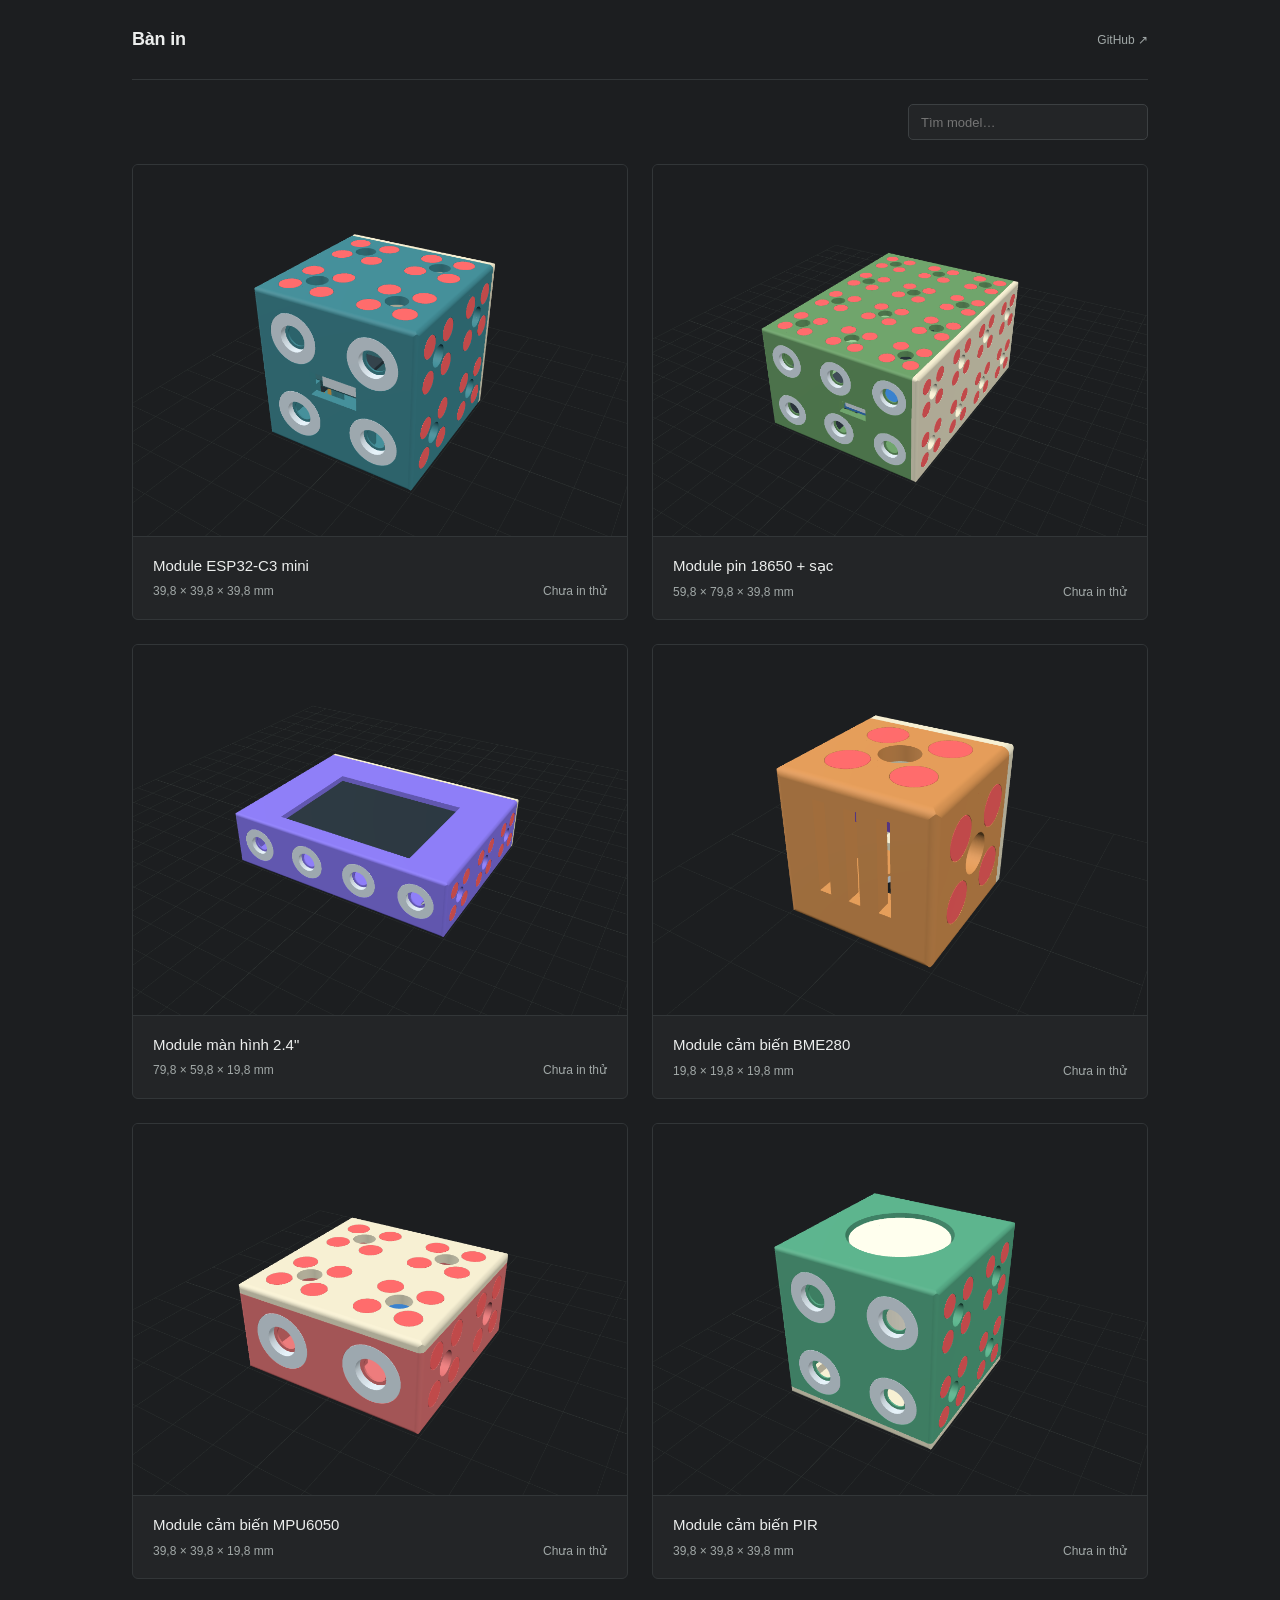
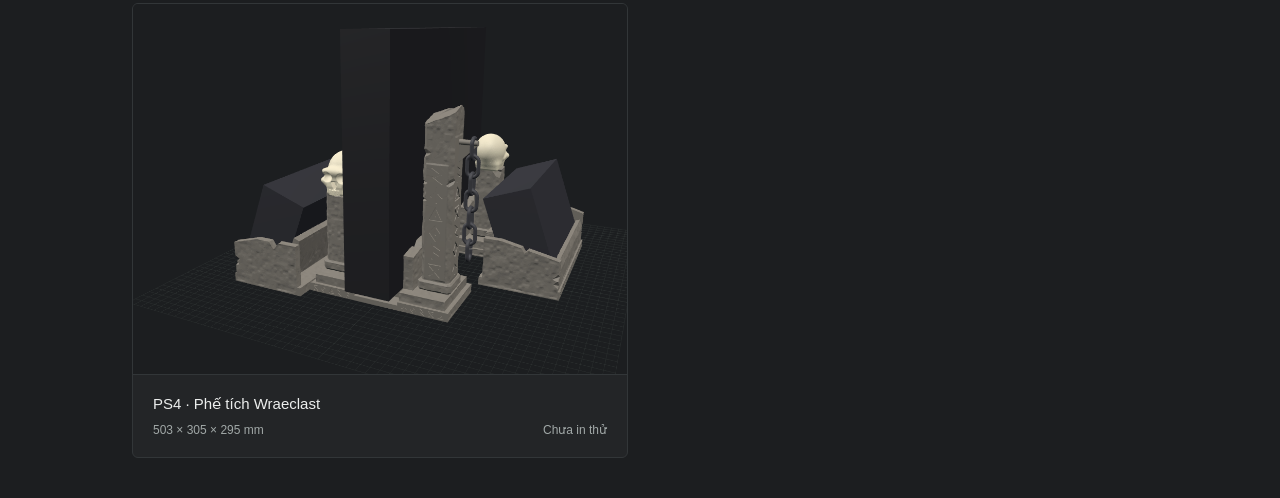
<file: index.html>
<!doctype html>
<html lang="vi">
<head>
<meta charset="utf-8">
<meta name="viewport" content="width=device-width,initial-scale=1">
<meta name="theme-color" content="#1c1e20">
<title>Bàn in</title>
<link rel="icon" href="data:image/svg+xml,%3Csvg xmlns='http://www.w3.org/2000/svg' viewBox='0 0 32 32'%3E%3Crect width='32' height='32' rx='6' fill='%23232527'/%3E%3Cpath d='m16 5 10 6v11l-10 5-10-5V11zM6 11l10 6 10-6M16 17v10' fill='none' stroke='%23b7cebf' stroke-width='1.5'/%3E%3C/svg%3E">
<link rel="stylesheet" href="viewer/style.css?v=2950e15dbf0c">
</head>
<body>
<section id="gallery" class="gallery">
<header class="gallery-header"><h1>Bàn in</h1><a href="https://github.com/nguyenvanduocit/esp-enclosures" target="_blank" rel="noopener">GitHub ↗</a></header>
<div class="gallery-tools"><label><span class="sr-only">Tìm model</span><input id="search" type="search" placeholder="Tìm model…" autocomplete="off"></label></div>
<div id="cards" class="cards" aria-busy="true"><article class="card skeleton" aria-hidden="true"><div class="skeleton-image"></div><div class="card-content"><div class="skeleton-line"></div><div class="skeleton-line short"></div></div></article><article class="card skeleton" aria-hidden="true"><div class="skeleton-image"></div><div class="card-content"><div class="skeleton-line"></div><div class="skeleton-line short"></div></div></article></div>
<p id="empty" class="empty" hidden>Không tìm thấy model.</p>
</section>
<div id="workspace" class="workspace" hidden>
<aside aria-label="Điều khiển">
<div class="sidebar-header"><a href="#" class="back-link" aria-label="Về danh sách" title="Về danh sách"><svg class="icon" viewBox="0 0 24 24" aria-hidden="true"><path d="m14 6-6 6 6 6M8 12h12"/></svg></a><h1 id="modelTitle"></h1></div>
<div class="sidebar-body" id="sidebarBody">
<details class="menu animation-menu" id="animationMenu" open>
<summary><svg class="icon" viewBox="0 0 24 24" aria-hidden="true"><path d="m9 5 10 7-10 7Z"/></svg>Animation</summary>
<div class="playback">
<select id="mode" aria-label="Animation"></select>
<button id="play" disabled aria-label="Phát" aria-pressed="false" title="Phát"><svg class="icon play-icon" viewBox="0 0 24 24" aria-hidden="true"><path d="m9 5 10 7-10 7Z" fill="currentColor" stroke="none"/></svg><svg class="icon pause-icon" viewBox="0 0 24 24" aria-hidden="true"><path d="M8 5v14M16 5v14" stroke-width="3"/></svg></button>
<input class="timeline" id="timeline" aria-label="Tua animation" type="range" min="0" max="1000" value="0">
</div></details>
<details class="menu" id="displayMenu"><summary><svg class="icon " viewBox="0 0 24 24" aria-hidden="true"><path d="m3 7 9-5 9 5-9 5Z M3 12l9 5 9-5 M3 17l9 5 9-5"/></svg>Hiển thị</summary><div class="panel">
<div id="partControls"></div>
<hr>
<label><input id="wireframe" type="checkbox">Lưới</label>
</div></details>
<details class="menu" id="measureMenu"><summary><svg class="icon " viewBox="0 0 24 24" aria-hidden="true"><path d="m3 15 12-12 6 6-12 12Z M12 6l3 3 M9 9l2 2 M6 12l3 3"/></svg>Đo</summary><div class="panel" id="measurementControls">
</div></details>
</div>
<div class="sidebar-footer"><a class="screen-link" id="printLink" title="Mô phỏng in" hidden><svg class="icon " viewBox="0 0 24 24" aria-hidden="true"><path d="M6 9V3h12v6 M6 18H4v-7h16v7h-2 M8 14h8v7H8Z"/></svg>Mô phỏng in</a><button id="openPrint"><svg class="icon " viewBox="0 0 24 24" aria-hidden="true"><path d="M12 3v12m-4-4 4 4 4-4 M4 16v5h16v-5"/></svg>In & tải</button></div>
</aside>
<main aria-label="Mô hình 3D"><div class="canvas-wrap" id="stage" aria-busy="true"><canvas class="scene" id="canvas" tabindex="0" aria-label="Mô hình 3D. Kéo chi tiết để tháo; kéo nền để xoay."></canvas><div id="partTip" class="part-tip" hidden></div><div id="stageStatus" class="status status-overlay" hidden></div></div>
</main>
</div>
<div id="printScreen" class="workspace" hidden>
<aside aria-label="Điều khiển mô phỏng in">
<div class="sidebar-header"><a href="#" class="back-link" aria-label="Về danh sách" title="Về danh sách"><svg class="icon" viewBox="0 0 24 24" aria-hidden="true"><path d="m14 6-6 6 6 6M8 12h12"/></svg></a><h1 id="printModelTitle"></h1></div>
<div class="sidebar-body" id="printControls" hidden>
<div class="print-playback">
<button id="printPlay" aria-label="Phát" aria-pressed="false" title="Phát"><svg class="icon play-icon" viewBox="0 0 24 24" aria-hidden="true"><path d="m9 5 10 7-10 7Z" fill="currentColor" stroke="none"/></svg><svg class="icon pause-icon" viewBox="0 0 24 24" aria-hidden="true"><path d="M8 5v14M16 5v14" stroke-width="3"/></svg></button>
<input class="timeline" id="printLayer" type="range" min="1" max="1" value="1" aria-label="Lớp in">
</div>
<p class="print-layer" id="printLayerLabel"></p>
<div class="panel" id="printTypes"></div>
<div class="print-info" id="printStats"></div>
</div>
<div class="sidebar-footer"><a class="screen-link" id="modelLink" title="Xem mô hình 3D"><svg class="icon " viewBox="0 0 24 24" aria-hidden="true"><path d="m12 2 9 5v10l-9 5-9-5V7Z M3 7l9 5 9-5 M12 12v10"/></svg>Xem mô hình 3D</a></div>
</aside>
<main aria-label="Mô phỏng in"><div class="canvas-wrap" id="printStage"><canvas class="scene" id="printCanvas" tabindex="0" aria-label="Đường in trên bàn in. Kéo để xoay."></canvas><div id="printStatus" class="status status-overlay" hidden></div></div>
</main>
</div>
<dialog id="printDialog" aria-labelledby="printTitle"><div class="dialog-header"><h2 id="printTitle">In 3D</h2><button id="closePrint" aria-label="Đóng"><svg class="icon " viewBox="0 0 24 24" aria-hidden="true"><path d="m6 6 12 12 M6 18 18 6"/></svg></button></div>
<h3>STL</h3><div class="downloads" id="downloads"></div>
<a class="bundle" id="bundleDownload" download>Tải tất cả (.zip)</a>
<a class="bundle" id="stepDownload" download>STEP</a>
<a class="bundle" id="projectDownload" download hidden>Bambu Studio (.gcode.3mf)</a>
<div class="print-info"><p class="material-total" id="printSummary"></p><div id="printSections"></div></div></dialog>

<div id="appStatus" class="status status-page" hidden></div>
<script type="importmap">{"imports":{"./viewer/vendor/three.module.min.js":"./viewer/vendor/three.module.min.js?v=2950e15dbf0c","./viewer/vendor/OrbitControls.js":"./viewer/vendor/OrbitControls.js?v=2950e15dbf0c","./viewer/dom.js":"./viewer/dom.js?v=2950e15dbf0c","./viewer/status.js":"./viewer/status.js?v=2950e15dbf0c","./viewer/resources.js":"./viewer/resources.js?v=2950e15dbf0c","./viewer/model-core.js":"./viewer/model-core.js?v=2950e15dbf0c","./viewer/scene.js":"./viewer/scene.js?v=2950e15dbf0c","./viewer/print-preview.js":"./viewer/print-preview.js?v=2950e15dbf0c","./viewer/part-drag.js":"./viewer/part-drag.js?v=2950e15dbf0c","./viewer/dimensions.js":"./viewer/dimensions.js?v=2950e15dbf0c","./viewer/renderer.js":"./viewer/renderer.js?v=2950e15dbf0c","./viewer/model-screen.js":"./viewer/model-screen.js?v=2950e15dbf0c","./viewer/print-screen.js":"./viewer/print-screen.js?v=2950e15dbf0c","./viewer/app.js":"./viewer/app.js?v=2950e15dbf0c"}}</script>
<script type="module" src="viewer/app.js?v=2950e15dbf0c"></script>
</body>
</html>
</file>
<file: viewer/style.css>
:root {
  color-scheme: dark;
  --bg: #1c1e20;
  --surface: #232527;
  --control: #2c2f31;
  --hover: #363a3c;
  --border: #3c4042;
  --divider: #323638;
  --text: #eceeed;
  --muted: #a1a8a7;
  --accent: #b7cebf;
  font-family: -apple-system, BlinkMacSystemFont, "Segoe UI", sans-serif;
  font-size: 13px;
}
* { box-sizing: border-box; }
body { margin: 0; height: 100dvh; display: block; background: var(--bg); color: var(--text); }
button, input, select, summary, a { font: inherit; }
button, summary, a { touch-action: manipulation; }
button, select {
  height: 36px; padding: 0 12px; border: 1px solid var(--border); border-radius: 5px;
  background: var(--control); color: var(--text); cursor: pointer;
}
button { display: inline-flex; align-items: center; justify-content: center; gap: 8px; font-weight: 500; }
button:hover, .downloads a:hover, .bundle:hover { background: var(--hover); border-color: #555b5e; }
button:active { background: #414648; }
button:disabled { opacity: .4; cursor: default; }
:where(button, summary, a, input, select, canvas):focus-visible { outline: 2px solid var(--accent); outline-offset: 3px; }
svg.icon { width: 16px; height: 16px; flex-shrink: 0; fill: none; stroke: currentColor; stroke-width: 1.6; stroke-linecap: round; stroke-linejoin: round; }
select {
  appearance: none; padding-right: 32px; width: 100%;
  background-image: url("data:image/svg+xml,%3Csvg xmlns='http://www.w3.org/2000/svg' width='16' height='16' fill='none' stroke='%23a1a8a7' stroke-width='1.5'%3E%3Cpath d='m5 6 3 3 3-3'/%3E%3C/svg%3E");
  background-repeat: no-repeat; background-position: right 9px center;
}
select:hover { border-color: #646c6b; }
aside { width: 272px; flex-shrink: 0; display: flex; flex-direction: column; border-right: 1px solid var(--divider); background: var(--surface); }
.sidebar-header { min-height: 64px; display: flex; align-items: center; gap: 10px; padding: 0 20px; border-bottom: 1px solid var(--divider); }
h1 { margin: 0; font-size: 14px; font-weight: 600; letter-spacing: -.2px; }
.sidebar-body { flex: 1; overflow: auto; scrollbar-width: thin; scrollbar-color: var(--border) transparent; padding: 20px; }
.sidebar-footer { display: flex; flex-direction: column; gap: 8px; margin-top: auto; padding: 16px 20px; border-top: 1px solid var(--divider); }
#openPrint, .screen-link { width: 100%; }
.screen-link { display: inline-flex; align-items: center; justify-content: center; gap: 8px; height: 36px; padding: 0 12px; border: 1px solid var(--border); border-radius: 5px; background: var(--control); color: var(--text); font-weight: 500; }
.screen-link:hover { background: var(--hover); border-color: #555b5e; }
.playback { display: grid; grid-template-columns: 1fr 36px; gap: 12px 8px; align-items: center; margin-bottom: 24px; }
#mode { grid-column: 1; grid-row: 1; }
#play { grid-column: 2; grid-row: 1; padding: 0; background: var(--accent); color: #1d2a23; border-color: transparent; }
#play:hover { background: #d0e1d5; }
#play .pause-icon, #play[aria-pressed=true] .play-icon { display: none; }
#play[aria-pressed=true] .pause-icon { display: block; }
#timeline { grid-column: 1 / -1; grid-row: 2; }
input[type=range] { appearance: none; background: transparent; height: 28px; width: 100%; min-width: 0; margin: 0; cursor: pointer; }
input[type=range]::-webkit-slider-runnable-track { height: 3px; background: #505755; border-radius: 2px; }
input[type=range]::-webkit-slider-thumb { appearance: none; width: 12px; height: 12px; border-radius: 50%; background: var(--accent); margin-top: -4.5px; }
input[type=range]::-moz-range-track { height: 3px; background: #505755; border-radius: 2px; }
input[type=range]::-moz-range-thumb { width: 12px; height: 12px; border: 0; border-radius: 50%; background: var(--accent); }
input[type=checkbox] { appearance: none; width: 16px; height: 16px; flex-shrink: 0; margin: 0; border: 1px solid #6b7471; border-radius: 3px; background: transparent; cursor: pointer; }
input[type=checkbox]:checked { border-color: var(--accent); background: var(--accent) url("data:image/svg+xml,%3Csvg xmlns='http://www.w3.org/2000/svg' width='14' height='14' fill='none' stroke='%231d2a23' stroke-width='1.8'%3E%3Cpath d='m3 7 2.5 2.5L11 4'/%3E%3C/svg%3E") center no-repeat; }
.menu { border-top: 1px solid var(--divider); }
.animation-menu { border: 0; }
.animation-menu > summary { display: none; }
summary { display: flex; align-items: center; gap: 10px; min-height: 48px; cursor: pointer; list-style: none; user-select: none; font-weight: 500; }
summary::-webkit-details-marker { display: none; }
summary::after { content: ''; width: 6px; height: 6px; border-right: 1.5px solid var(--muted); border-bottom: 1.5px solid var(--muted); transform: rotate(-45deg); margin-left: auto; margin-right: 4px; }
details[open] > summary::after { transform: rotate(45deg); }
summary:hover { color: var(--accent); }
summary > .icon { color: var(--muted); }
.panel { padding: 0 0 16px; }
.panel label { display: flex; align-items: center; gap: 10px; min-height: 34px; cursor: pointer; color: #c9cecb; }
.panel label:hover { color: var(--text); }
.panel hr { border: 0; border-top: 1px solid var(--divider); margin: 8px 0; }
main { flex: 1; position: relative; min-width: 0; min-height: 0; }
.canvas-wrap { position: absolute; inset: 0; overflow: hidden; }
canvas.scene { display: block; width: 100%; height: 100%; touch-action: none; }
.part-tip { position: absolute; z-index: 4; max-width: 260px; padding: 7px 10px; border: 1px solid var(--border); border-radius: 5px; background: var(--surface); color: var(--text); font-size: 12px; pointer-events: none; }
.part-tip[hidden] { display: none; }
#loading { position: absolute; inset: 45% 0 auto; text-align: center; color: var(--muted); pointer-events: none; }
#error { display: none; position: absolute; inset: 35% 10% auto; background: var(--surface); border: 1px solid #efb96e; padding: 20px; }
dialog { width: min(520px,calc(100% - 32px)); max-height: 85dvh; padding: 24px; border: 1px solid var(--border); border-radius: 8px; color: var(--text); background: var(--surface); }
dialog::backdrop { background: #0009; }
.dialog-header { display: flex; justify-content: space-between; align-items: center; margin-bottom: 24px; }
.dialog-header h2 { margin: 0; font-size: 16px; font-weight: 600; }
.dialog-header button { width: 32px; height: 32px; padding: 0; border-color: transparent; background: transparent; }
h3 { font-size: 12px; font-weight: 500; color: var(--muted); margin: 0 0 10px; }
a { color: var(--accent); text-decoration: none; }
.downloads { display: grid; grid-template-columns: 1fr 1fr; gap: 8px; }
.downloads a, .bundle { display: flex; align-items: center; justify-content: center; min-height: 40px; padding: 8px 12px; border: 1px solid var(--border); border-radius: 5px; color: var(--text); background: var(--control); }
.bundle { margin-top: 8px; gap: 8px; }
.print-info { margin-top: 24px; }
.material-total { margin: 0 0 16px; color: var(--muted); font-size: 12px; }
.print-info details { border-top: 1px solid var(--divider); }
.print-info details[open] { padding-bottom: 16px; }
.print-info table, .print-info tbody { display: block; font-size: 12px; line-height: 1.5; }
.print-info tr { display: block; padding: 8px 0; border-bottom: 1px solid var(--divider); }
.print-info th, .print-info td { display: block; padding: 0; text-align: left; }
.print-info th { font-weight: 400; color: var(--muted); }
.print-info tr:last-child { border: 0; }
.print-info small { display: block; font-size: 12px; color: var(--muted); line-height: 1.6; margin-top: 12px; }
.print-info ul { padding-left: 18px; font-size: 12px; line-height: 1.6; margin: 12px 0; }
.print-info li + li { margin-top: 8px; }
@media(max-width:600px) {
  aside { width: 100%; flex-shrink: 0; display: grid; grid-template-columns: 1fr auto; border-right: 0; border-bottom: 1px solid var(--divider); }
  .sidebar-header { min-height: 56px; padding: 0 16px; border: 0; }
  .sidebar-footer { grid-column: 2; grid-row: 1; flex-direction: row; margin-top: 0; padding: 10px 16px 10px 0; border: 0; }
  .sidebar-footer button, .screen-link { font-size: 12px; white-space: nowrap; }
  .sidebar-footer .screen-link { width: auto; }
  .sidebar-body { grid-column: 1 / -1; padding: 0 16px; overflow: visible; }
  .animation-menu { border-top: 1px solid var(--divider); }
  .animation-menu > summary { display: flex; }
  #partControls, #measurementControls { display: grid; grid-template-columns: repeat(2, minmax(0, 1fr)); column-gap: 12px; }
  .playback { grid-template-columns: 36px minmax(92px,1fr) minmax(40px,1fr); gap: 8px; margin: 0 0 12px; }
  #play { grid-column: 1; grid-row: 1; }
  #mode { grid-column: 2; grid-row: 1; padding-left: 8px; padding-right: 24px; background-position: right 4px center; }
  #timeline { grid-column: 3; grid-row: 1; }
  summary { min-height: 44px; }
  main { min-height: 0; }
  #printScreen aside { max-height: 45dvh; grid-template-rows: auto minmax(0, 1fr); }
  #printControls { overflow: auto; }
}
@media(max-width:400px) {
  .sidebar-footer button, .screen-link { font-size: 0; gap: 0; padding: 0 10px; }
}
[hidden] { display: none !important; }
.workspace { display: flex; height: 100dvh; }
.back-link { display: flex; align-items: center; justify-content: center; width: 28px; height: 32px; margin-left: -6px; flex-shrink: 0; color: var(--muted); border-radius: 4px; }
.back-link:hover { color: var(--text); background: var(--hover); }
.sidebar-header h1 { font-size: 13px; }
.gallery { max-width: 1080px; padding: 0 32px 40px; margin: auto; }
.gallery-header { height: 80px; display: flex; align-items: center; justify-content: space-between; border-bottom: 1px solid var(--divider); }
.gallery-header h1 { font-size: 18px; }
.gallery-header a { font-size: 12px; color: var(--muted); }
.gallery-tools { padding: 24px 0; display: flex; justify-content: flex-end; }
input[type=search] { width: 240px; height: 36px; border: 1px solid var(--border); border-radius: 5px; padding: 0 12px; background: var(--surface); color: var(--text); }
.cards { display: grid; grid-template-columns: repeat(2,minmax(0,1fr)); gap: 24px; }
.card { overflow: hidden; border: 1px solid var(--divider); border-radius: 6px; background: var(--surface); }
.card:hover { border-color: #69756d; }
.card > a { display: block; color: var(--text); }
.card img { width: 100%; height: auto; aspect-ratio: 4/3; object-fit: cover; display: block; background: var(--bg); }
.card-content { padding: 20px; border-top: 1px solid var(--divider); }
.card h2 { font-size: 15px; font-weight: 500; margin: 0 0 10px; }
.card-meta { display: flex; justify-content: space-between; gap: 12px; color: var(--muted); font-size: 12px; font-variant-numeric: tabular-nums; }
.empty { padding: 48px 0; text-align: center; color: var(--muted); }
#appError { margin: 24px; padding: 16px; border: 1px solid var(--border); background: var(--surface); }
.sr-only { position: absolute; width: 1px; height: 1px; overflow: hidden; clip: rect(0,0,0,0); white-space: nowrap; }
@media(max-width:600px) {
  .workspace { flex-direction: column; }
  .gallery { padding: 0 16px 24px; }
  .gallery-header { height: 64px; }
  .gallery-tools { padding: 16px 0; }
  .gallery-tools label, input[type=search] { width: 100%; }
  .cards { grid-template-columns: 1fr; gap: 16px; }
}
.print-playback { display: grid; grid-template-columns: 36px 1fr; gap: 8px; align-items: center; margin: 8px 0; }
#printPlay { padding: 0; background: var(--accent); color: #1d2a23; border-color: transparent; }
#printPlay .pause-icon, #printPlay[aria-pressed=true] .play-icon { display: none; }
#printPlay[aria-pressed=true] .pause-icon { display: block; }
.print-layer { margin: 4px 0 8px; color: var(--muted); font-size: 13px; font-variant-numeric: tabular-nums; }
.swatch { width: 12px; height: 12px; border-radius: 2px; flex: none; }
.stage-status { position: absolute; inset: 40% 10% auto; margin: 0; text-align: center; color: var(--muted); }
</file>
